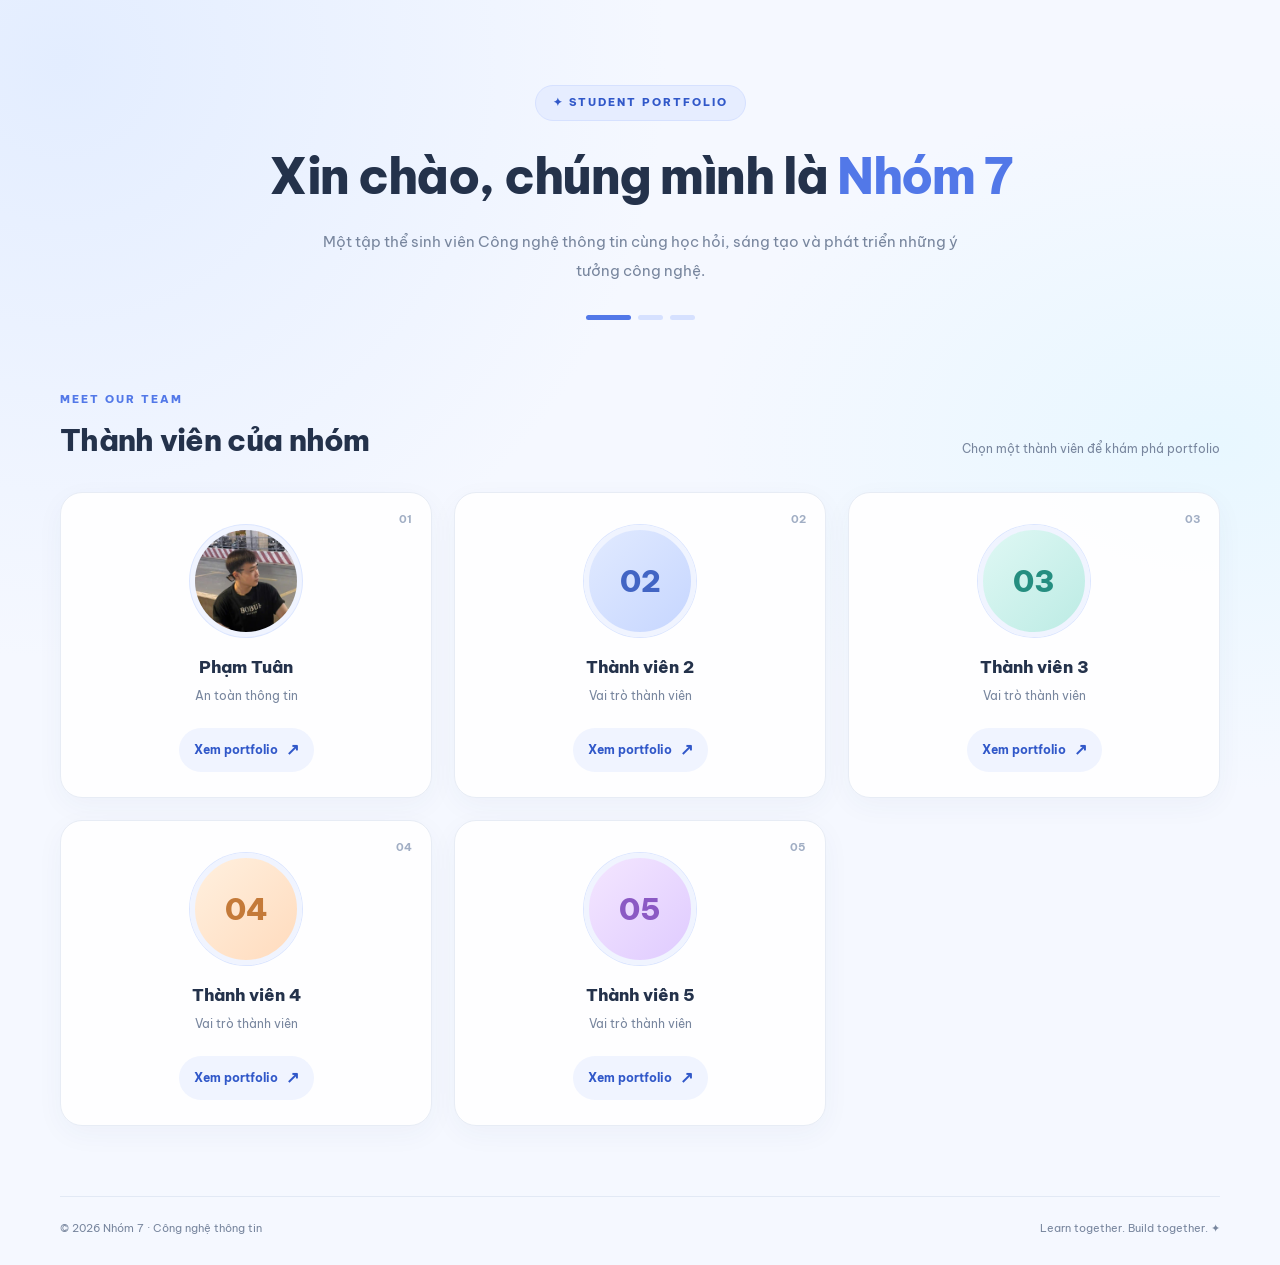
<file: index.html>
<!DOCTYPE html>
<html lang="vi">
<head>
  <meta charset="UTF-8">
  <meta name="viewport" content="width=device-width, initial-scale=1">

  <title>Nhóm 7 | Portfolio thành viên</title>
  <meta name="description"
        content="Trang giới thiệu các thành viên Nhóm 7 - Công nghệ thông tin.">
  <meta name="theme-color" content="#f5f8ff">

  <link rel="preconnect" href="https://fonts.googleapis.com">
  <link rel="preconnect" href="https://fonts.gstatic.com" crossorigin>
  <link href="https://fonts.googleapis.com/css2?family=Be+Vietnam+Pro:wght@400;500;600;700;800&display=swap"
        rel="stylesheet">

  <link rel="stylesheet" href="style.css">
</head>

<body>
  <main class="container">

    <header class="hero">
      <span class="tag">✦ STUDENT PORTFOLIO</span>

      <h1>Xin chào, chúng mình là <span>Nhóm 7</span></h1>

      <p class="intro">
        Một tập thể sinh viên Công nghệ thông tin cùng học hỏi,
        sáng tạo và phát triển những ý tưởng công nghệ.
      </p>

      <div class="hero-line">
        <span></span>
        <span></span>
        <span></span>
      </div>
    </header>

    <section class="team-section">
      <div class="section-heading">
        <div>
          <span class="eyebrow">MEET OUR TEAM</span>
          <h2>Thành viên của nhóm</h2>
        </div>

        <p>Chọn một thành viên để khám phá portfolio</p>
      </div>

      <nav class="members" aria-label="Danh sách thành viên">

        <a class="member" href="tuan/index.html">
          <div class="avatar avatar-tuan">
            <img src="tuan/avatar.jpg" alt="Ảnh Phạm Tuân">
          </div>
          <span class="member-number">01</span>
          <h3>Phạm Tuân</h3>
          <p class="role">An toàn thông tin</p>
          <span class="view-link">Xem portfolio <span>↗</span></span>
        </a>

        <a class="member" href="thanh-vien-2/index.html">
          <div class="avatar avatar-2"><span>02</span></div>
          <span class="member-number">02</span>
          <h3>Thành viên 2</h3>
          <p class="role">Vai trò thành viên</p>
          <span class="view-link">Xem portfolio <span>↗</span></span>
        </a>

        <a class="member" href="thanh-vien-3/index.html">
          <div class="avatar avatar-3"><span>03</span></div>
          <span class="member-number">03</span>
          <h3>Thành viên 3</h3>
          <p class="role">Vai trò thành viên</p>
          <span class="view-link">Xem portfolio <span>↗</span></span>
        </a>

        <a class="member" href="thanh-vien-4/index.html">
          <div class="avatar avatar-4"><span>04</span></div>
          <span class="member-number">04</span>
          <h3>Thành viên 4</h3>
          <p class="role">Vai trò thành viên</p>
          <span class="view-link">Xem portfolio <span>↗</span></span>
        </a>

        <a class="member" href="thanh-vien-5/index.html">
          <div class="avatar avatar-5"><span>05</span></div>
          <span class="member-number">05</span>
          <h3>Thành viên 5</h3>
          <p class="role">Vai trò thành viên</p>
          <span class="view-link">Xem portfolio <span>↗</span></span>
        </a>

      </nav>
    </section>

    <footer>
      <p>© 2026 Nhóm 7 · Công nghệ thông tin</p>
      <p>Learn together. Build together. ✦</p>
    </footer>

  </main>
</body>
</html>
</file>
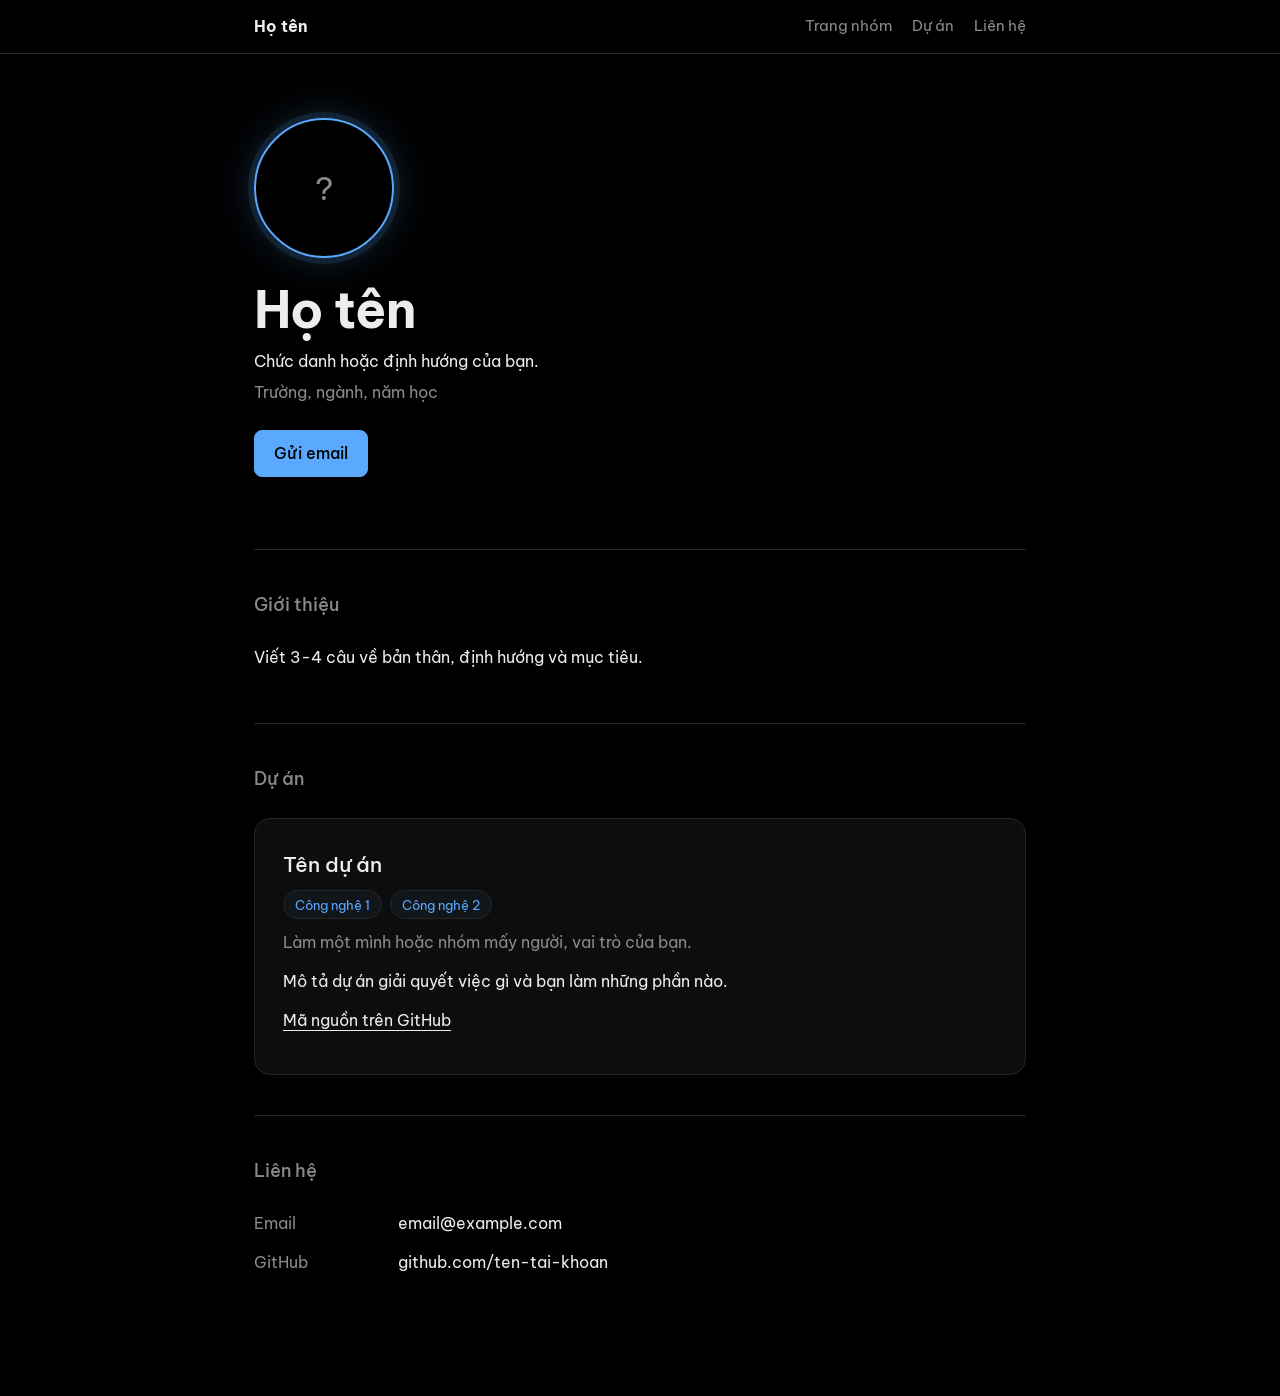
<file: thanh-vien-2/index.html>
<!DOCTYPE html>
<html lang="vi">
<head>
  <meta charset="UTF-8">
  <meta name="viewport" content="width=device-width, initial-scale=1">
  <title>Họ tên – Portfolio</title>
  <link rel="preconnect" href="https://fonts.googleapis.com">
  <link rel="preconnect" href="https://fonts.gstatic.com" crossorigin>
  <link href="https://fonts.googleapis.com/css2?family=Be+Vietnam+Pro:wght@400;500;700&display=swap" rel="stylesheet">
  <link rel="stylesheet" href="style.css">
  <style>.hero{grid-template-columns:1fr}.avatar{display:grid;place-items:center;font-size:2rem;color:var(--muted)}</style>
</head>
<body>
<nav class="nav"><div class="nav-in">
  <a href="#top" class="logo">Họ tên</a>
  <div class="links"><a href="../index.html">Trang nhóm</a><a href="#du-an">Dự án</a><a href="#lien-he">Liên hệ</a></div>
</div></nav>
<main id="top">
  <header class="hero"><div class="hero-text">
    <!-- Thay bằng: <img class="avatar" src="avatar.jpg" alt="Ảnh ..." width="140" height="140"> -->
    <div class="avatar">?</div>
    <h1>Họ tên</h1>
    <p class="lead">Chức danh hoặc định hướng của bạn.</p>
    <p class="school">Trường, ngành, năm học</p>
    <p class="actions"><a class="btn primary" href="mailto:email@example.com">Gửi email</a></p>
  </div></header>
  <section><h2>Giới thiệu</h2><p>Viết 3-4 câu về bản thân, định hướng và mục tiêu.</p></section>
  <section id="du-an"><h2>Dự án</h2>
    <article class="project"><h3>Tên dự án</h3>
      <p class="chips"><span>Công nghệ 1</span><span>Công nghệ 2</span></p>
      <p class="meta">Làm một mình hoặc nhóm mấy người, vai trò của bạn.</p>
      <p>Mô tả dự án giải quyết việc gì và bạn làm những phần nào.</p>
      <p><a href="#">Mã nguồn trên GitHub</a></p>
    </article>
  </section>
  <section id="lien-he"><h2>Liên hệ</h2>
    <dl class="rows"><dt>Email</dt><dd>email@example.com</dd><dt>GitHub</dt><dd>github.com/ten-tai-khoan</dd></dl>
  </section>
</main>
</body>
</html>
</file>
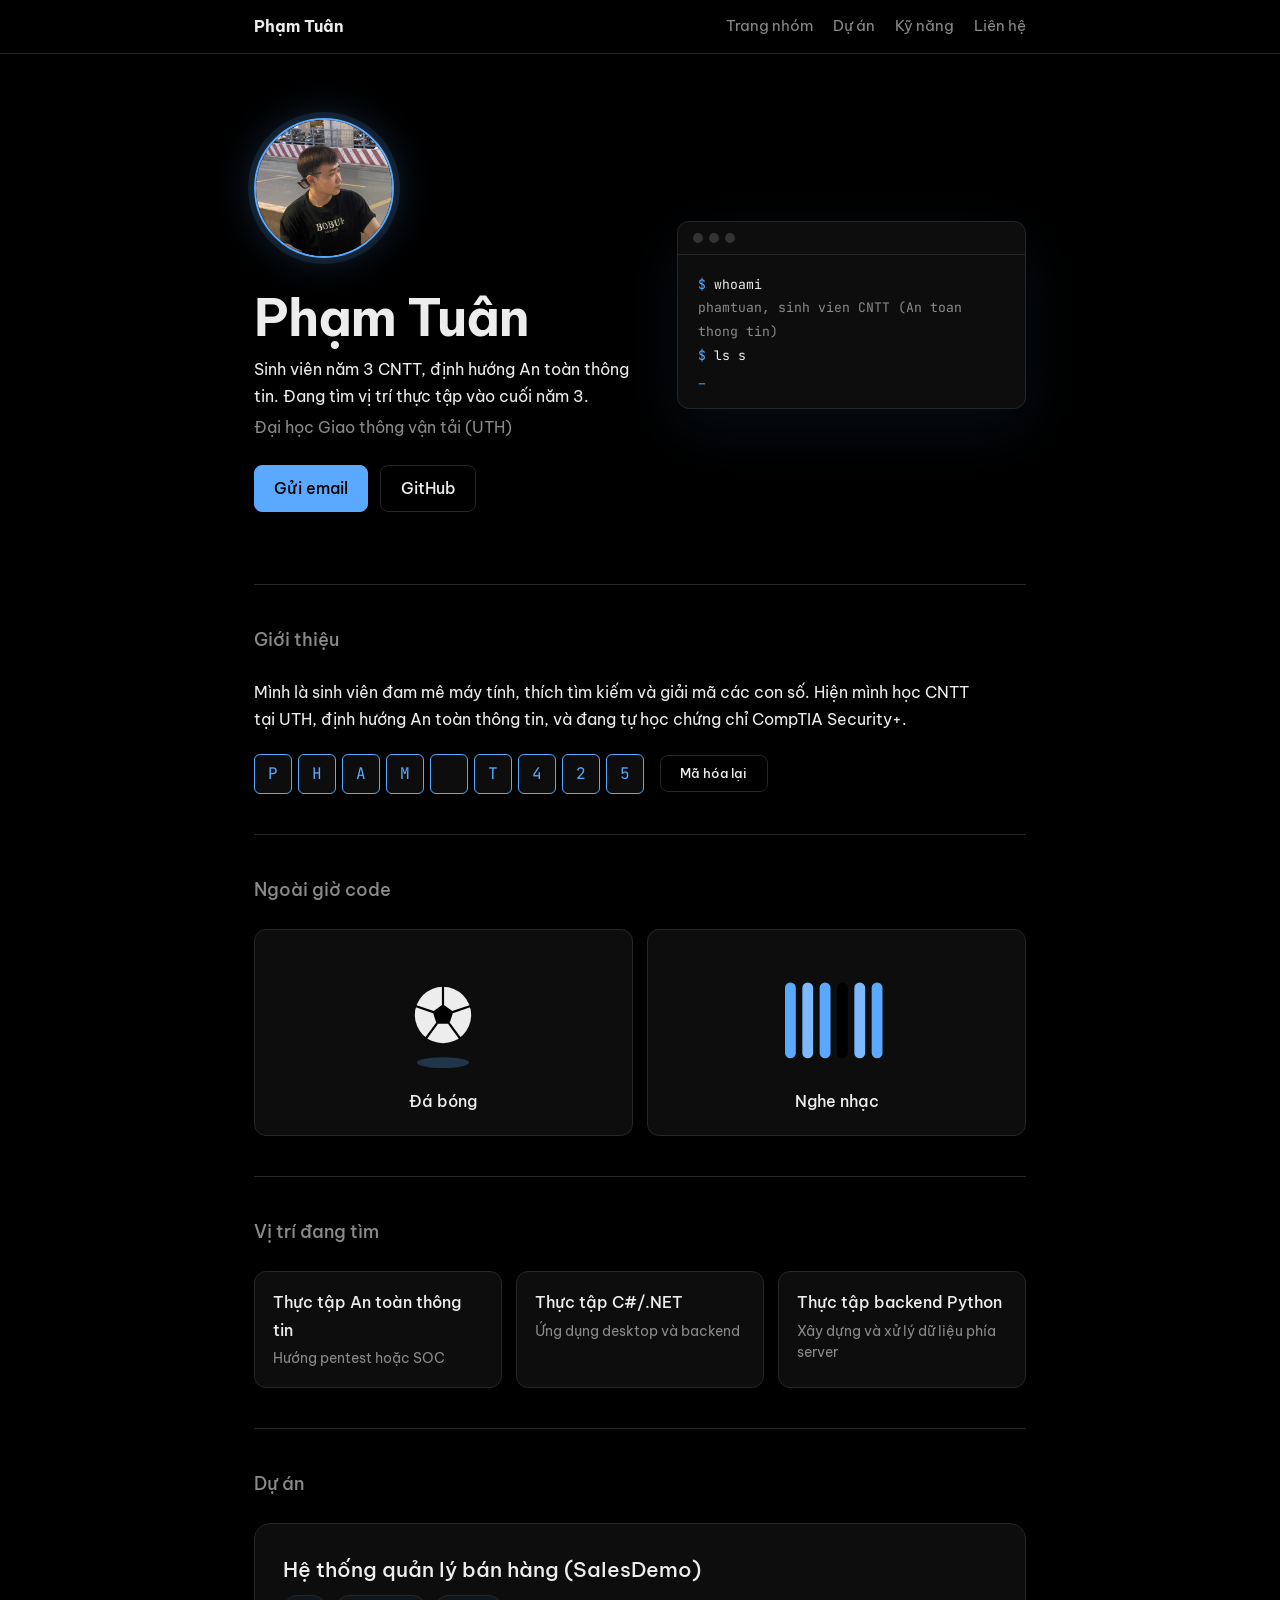
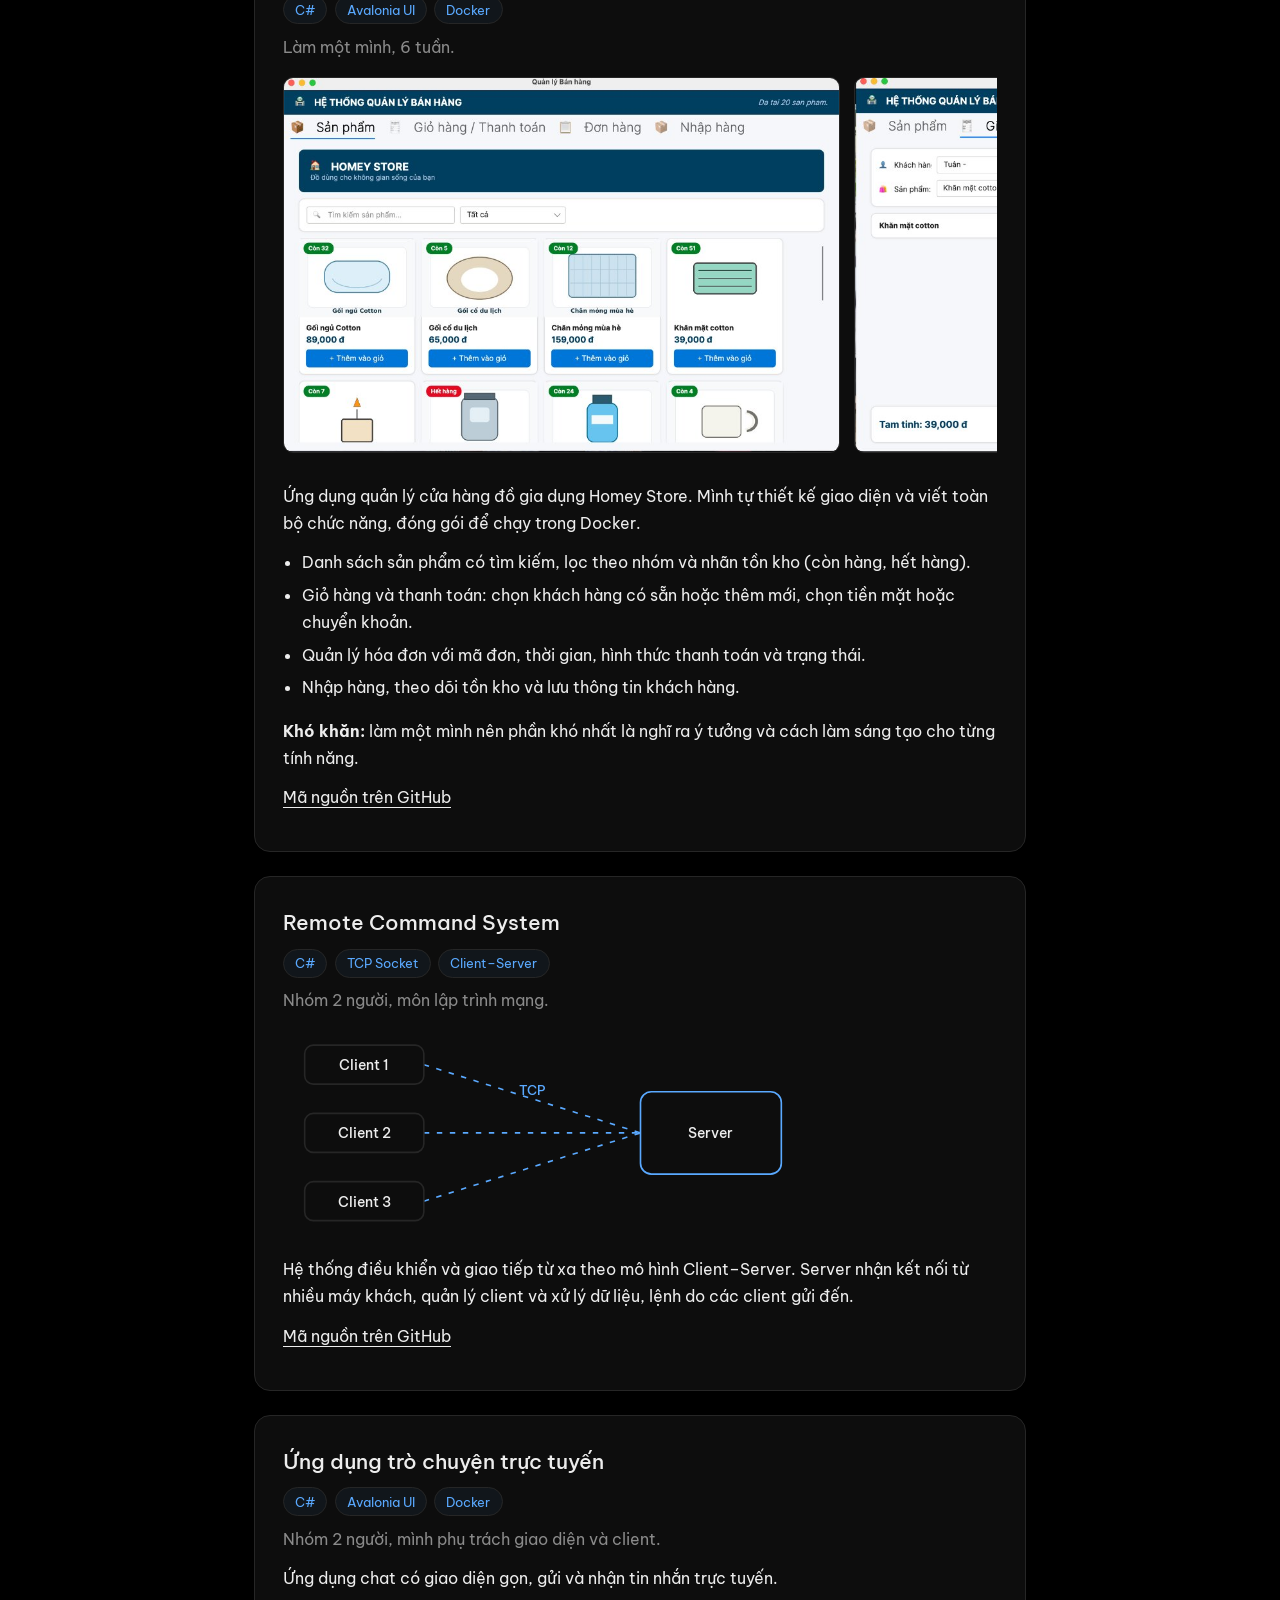
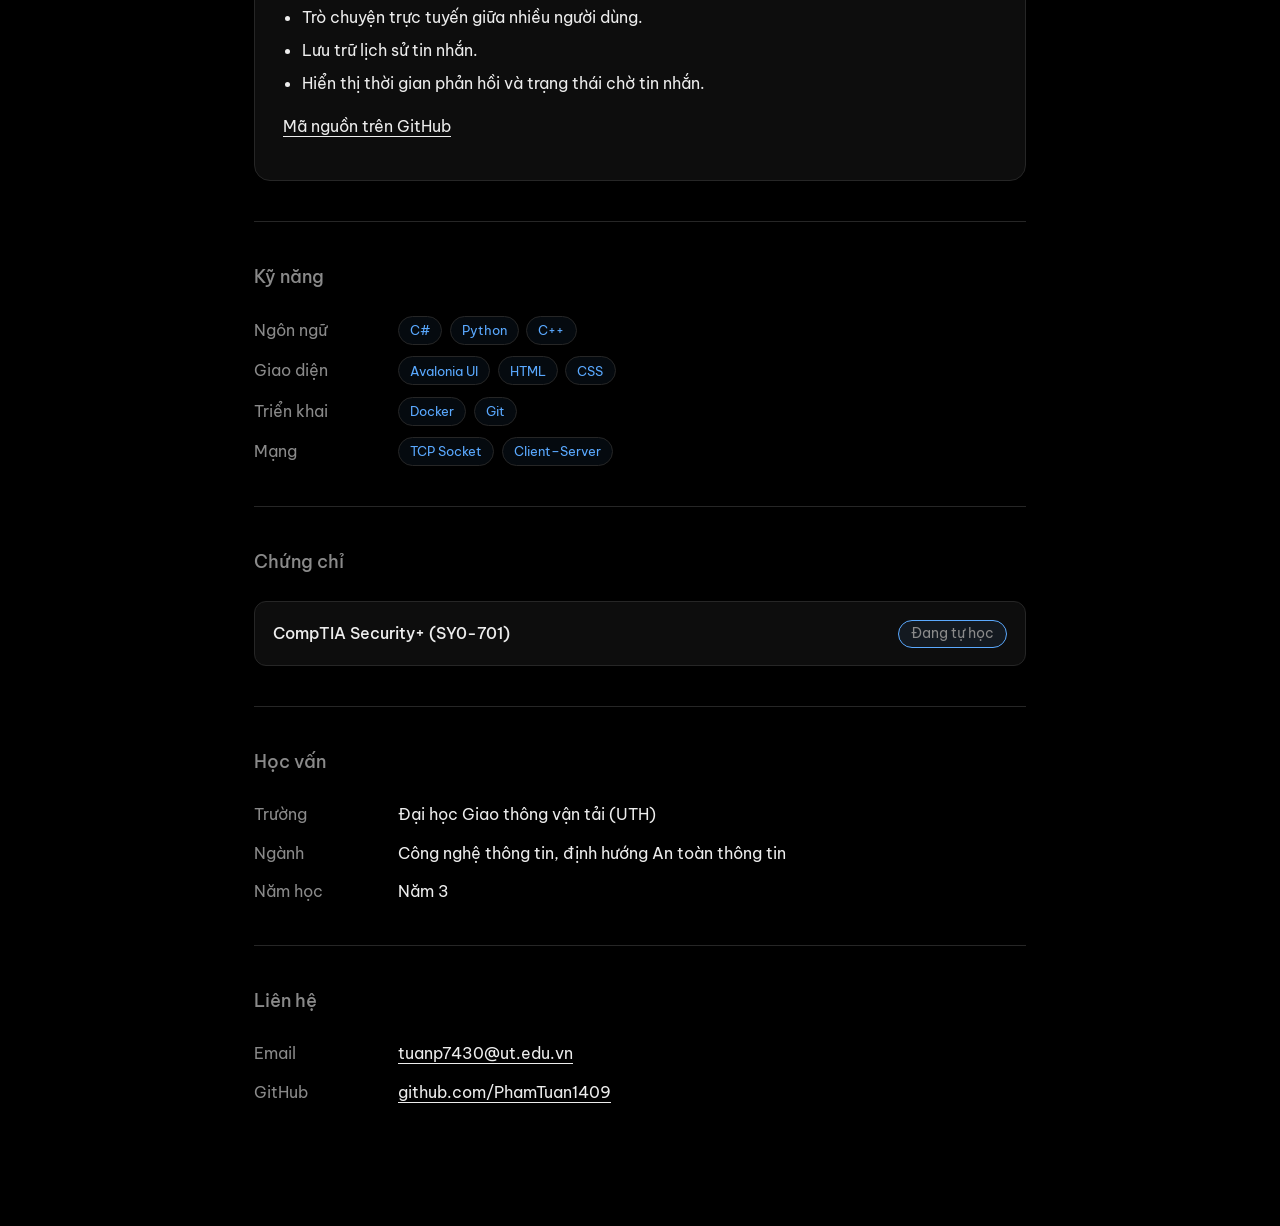
<file: tuan/index.html>
<!DOCTYPE html>
<html lang="vi">
<head>
  <meta charset="UTF-8">
  <meta name="viewport" content="width=device-width, initial-scale=1">
  <title>Phạm Tuân – Thực tập An toàn thông tin, C#/.NET, Python</title>
  <meta name="description" content="Phạm Tuân, sinh viên năm 3 CNTT định hướng An toàn thông tin, UTH. Tìm vị trí thực tập cuối năm 3.">
  <meta property="og:title" content="Phạm Tuân – Portfolio">
  <meta property="og:description" content="Sinh viên năm 3 CNTT, định hướng An toàn thông tin. Tìm vị trí thực tập cuối năm 3.">
  <meta property="og:image" content="avatar.jpg">
  <meta name="theme-color" content="#000000">
  <link rel="icon" href="data:image/svg+xml,%3Csvg xmlns='http://www.w3.org/2000/svg' viewBox='0 0 64 64'%3E%3Crect width='64' height='64' rx='12' fill='%23000'/%3E%3Ctext x='32' y='42' font-family='sans-serif' font-size='28' font-weight='700' fill='%23fff' text-anchor='middle'%3EPT%3C/text%3E%3C/svg%3E">
  <link rel="preconnect" href="https://fonts.googleapis.com">
  <link rel="preconnect" href="https://fonts.gstatic.com" crossorigin>
  <link href="https://fonts.googleapis.com/css2?family=Be+Vietnam+Pro:wght@400;500;700&family=JetBrains+Mono:wght@400;500&display=swap" rel="stylesheet">
  <link rel="stylesheet" href="style.css">
</head>
<body>
<nav class="nav">
  <div class="nav-in">
    <a href="#top" class="logo">Phạm Tuân</a>
    <div class="links">
      <a href="../index.html">Trang nhóm</a><a href="#du-an">Dự án</a><a href="#ky-nang">Kỹ năng</a><a href="#lien-he">Liên hệ</a>
    </div>
  </div>
</nav>

<main id="top">
  <header class="hero">
    <div class="hero-text">
      <img class="avatar" src="avatar.jpg" alt="Ảnh Phạm Tuân" width="140" height="140">
      <h1>Phạm Tuân</h1>
      <p class="lead">Sinh viên năm 3 CNTT, định hướng An toàn thông tin. Đang tìm vị trí thực tập vào cuối năm 3.</p>
      <p class="school">Đại học Giao thông vận tải (UTH)</p>
      <p class="actions">
        <a class="btn primary" href="mailto:tuanp7430@ut.edu.vn">Gửi email</a>
        <a class="btn" href="https://github.com/PhamTuan1409" target="_blank" rel="noopener">GitHub</a>
      </p>
    </div>
    <div class="term" aria-hidden="true">
      <div class="term-bar"><i></i><i></i><i></i></div>
      <pre><span class="dim">$</span> <span class="t" data-text="whoami"></span>
<span class="out" data-text="phamtuan, sinh vien CNTT (An toan thong tin)"></span>
<span class="dim">$</span> <span class="t2" data-text="ls skills"></span>
<span class="out2" data-text="csharp  python  cpp  avalonia  docker  tcp-socket"></span><span class="cursor">_</span></pre>
    </div>
  </header>

  <section class="reveal">
    <h2>Giới thiệu</h2>
    <p>Mình là sinh viên đam mê máy tính, thích tìm kiếm và giải mã các con số. Hiện mình học CNTT tại UTH, định hướng An toàn thông tin, và đang tự học chứng chỉ CompTIA Security+.</p>
    <div class="decoder-wrap">
      <div class="decoder" id="dec" data-codes="80 72 65 77 32 84 85 65 78" aria-label="Dãy số 80 72 65 77 32 84 85 65 78 giải mã thành PHAM TUAN"></div>
      <button class="btn" id="dec-btn" type="button">Mã hóa lại</button>
    </div>
  </section>

  <section class="reveal">
    <h2>Ngoài giờ code</h2>
    <div class="grid2">
      <div class="tile hobby">
        <svg viewBox="0 0 120 120" role="img" aria-label="Quả bóng đá nảy lên xuống">
          <ellipse class="shadow" cx="60" cy="104" rx="24" ry="5"/>
          <g class="bounce"><g class="spin">
            <circle cx="60" cy="60" r="26" class="ball"/>
            <polygon points="60,50 69.5,57.1 65.9,68.1 54.1,68.1 50.5,57.1" class="patch"/>
            <path class="seam" d="M60 50V34M69.5 57.1L84.7 52M65.9 68.1L75.3 81M54.1 68.1L44.7 81M50.5 57.1L35.3 52"/>
          </g></g>
        </svg>
        <strong>Đá bóng</strong>
      </div>
      <div class="tile hobby">
        <svg viewBox="0 0 120 120" role="img" aria-label="Thanh âm nhạc nhảy theo nhịp">
          <g class="eq">
            <rect x="12" y="30" width="10" height="70" rx="5"/><rect x="28" y="30" width="10" height="70" rx="5"/>
            <rect x="44" y="30" width="10" height="70" rx="5"/><rect x="60" y="30" width="10" height="70" rx="5"/>
            <rect x="76" y="30" width="10" height="70" rx="5"/><rect x="92" y="30" width="10" height="70" rx="5"/>
          </g>
        </svg>
        <strong>Nghe nhạc</strong>
      </div>
    </div>
  </section>

  <section class="reveal">
    <h2>Vị trí đang tìm</h2>
    <div class="grid3">
      <div class="tile"><strong>Thực tập An toàn thông tin</strong><span>Hướng pentest hoặc SOC</span></div>
      <div class="tile"><strong>Thực tập C#/.NET</strong><span>Ứng dụng desktop và backend</span></div>
      <div class="tile"><strong>Thực tập backend Python</strong><span>Xây dựng và xử lý dữ liệu phía server</span></div>
    </div>
  </section>

  <section id="du-an" class="reveal">
    <h2>Dự án</h2>

    <article class="project">
      <h3>Hệ thống quản lý bán hàng (SalesDemo)</h3>
      <p class="chips"><span>C#</span><span>Avalonia UI</span><span>Docker</span></p>
      <p class="meta">Làm một mình, 6 tuần.</p>
      <div class="shots">
        <img src="img/shop-1.jpg" alt="Màn hình danh sách sản phẩm" loading="lazy">
        <img src="img/shop-2.jpg" alt="Màn hình giỏ hàng và thanh toán" loading="lazy">
        <img src="img/shop-3.jpg" alt="Màn hình danh sách đơn hàng" loading="lazy">
      </div>
      <p>Ứng dụng quản lý cửa hàng đồ gia dụng Homey Store. Mình tự thiết kế giao diện và viết toàn bộ chức năng, đóng gói để chạy trong Docker.</p>
      <ul>
        <li>Danh sách sản phẩm có tìm kiếm, lọc theo nhóm và nhãn tồn kho (còn hàng, hết hàng).</li>
        <li>Giỏ hàng và thanh toán: chọn khách hàng có sẵn hoặc thêm mới, chọn tiền mặt hoặc chuyển khoản.</li>
        <li>Quản lý hóa đơn với mã đơn, thời gian, hình thức thanh toán và trạng thái.</li>
        <li>Nhập hàng, theo dõi tồn kho và lưu thông tin khách hàng.</li>
      </ul>
      <p><strong>Khó khăn:</strong> làm một mình nên phần khó nhất là nghĩ ra ý tưởng và cách làm sáng tạo cho từng tính năng.</p>
      <p><a href="https://github.com/PhamTuan1409/QuanLyBanHang" target="_blank" rel="noopener">Mã nguồn trên GitHub</a></p>
    </article>

    <article class="project">
      <h3>Remote Command System</h3>
      <p class="chips"><span>C#</span><span>TCP Socket</span><span>Client–Server</span></p>
      <p class="meta">Nhóm 2 người, môn lập trình mạng.</p>
      <svg class="diagram" viewBox="0 0 480 190" role="img" aria-label="Sơ đồ nhiều client kết nối tới một server qua TCP">
        <g class="flow"><path d="M130 32 L330 95"/><path d="M130 95 L330 95"/><path d="M130 158 L330 95"/></g>
        <g class="box"><rect x="20" y="14" width="110" height="36" rx="8"/><rect x="20" y="77" width="110" height="36" rx="8"/><rect x="20" y="140" width="110" height="36" rx="8"/><rect class="srv" x="330" y="57" width="130" height="76" rx="10"/></g>
        <g class="lbl"><text x="75" y="37">Client 1</text><text x="75" y="100">Client 2</text><text x="75" y="163">Client 3</text><text x="395" y="100">Server</text><text class="tcp" x="230" y="60">TCP</text></g>
      </svg>
      <p>Hệ thống điều khiển và giao tiếp từ xa theo mô hình Client–Server. Server nhận kết nối từ nhiều máy khách, quản lý client và xử lý dữ liệu, lệnh do các client gửi đến.</p>
      <p><a href="https://github.com/dungtruong282/Remote-command" target="_blank" rel="noopener">Mã nguồn trên GitHub</a></p>
    </article>

    <article class="project">
      <h3>Ứng dụng trò chuyện trực tuyến</h3>
      <p class="chips"><span>C#</span><span>Avalonia UI</span><span>Docker</span></p>
      <p class="meta">Nhóm 2 người, mình phụ trách giao diện và client.</p>
      <p>Ứng dụng chat có giao diện gọn, gửi và nhận tin nhắn trực tuyến.</p>
      <ul>
        <li>Trò chuyện trực tuyến giữa nhiều người dùng.</li>
        <li>Lưu trữ lịch sử tin nhắn.</li>
        <li>Hiển thị thời gian phản hồi và trạng thái chờ tin nhắn.</li>
      </ul>
      <p><a href="https://github.com/PhamTuan1409" target="_blank" rel="noopener">Mã nguồn trên GitHub</a></p>
    </article>
  </section>

  <section id="ky-nang" class="reveal">
    <h2>Kỹ năng</h2>
    <dl class="rows">
      <dt>Ngôn ngữ</dt><dd class="chips"><span>C#</span><span>Python</span><span>C++</span></dd>
      <dt>Giao diện</dt><dd class="chips"><span>Avalonia UI</span><span>HTML</span><span>CSS</span></dd>
      <dt>Triển khai</dt><dd class="chips"><span>Docker</span><span>Git</span></dd>
      <dt>Mạng</dt><dd class="chips"><span>TCP Socket</span><span>Client–Server</span></dd>
    </dl>
  </section>

  <section class="reveal">
    <h2>Chứng chỉ</h2>
    <div class="tile cert">
      <strong>CompTIA Security+ (SY0-701)</strong>
      <span class="tag">Đang tự học</span>
    </div>
  </section>

  <section class="reveal">
    <h2>Học vấn</h2>
    <dl class="rows">
      <dt>Trường</dt><dd>Đại học Giao thông vận tải (UTH)</dd>
      <dt>Ngành</dt><dd>Công nghệ thông tin, định hướng An toàn thông tin</dd>
      <dt>Năm học</dt><dd>Năm 3</dd>
    </dl>
  </section>

  <section id="lien-he" class="reveal">
    <h2>Liên hệ</h2>
    <dl class="rows">
      <dt>Email</dt><dd><a href="mailto:tuanp7430@ut.edu.vn">tuanp7430@ut.edu.vn</a></dd>
      <dt>GitHub</dt><dd><a href="https://github.com/PhamTuan1409" target="_blank" rel="noopener">github.com/PhamTuan1409</a></dd>
    </dl>
  </section>
</main>

<script>
(function(){
  var reduce = matchMedia('(prefers-reduced-motion: reduce)').matches;
  var order = ['t','out','t2','out2'];
  var els = order.map(function(c){return document.querySelector('.'+c)});
  function fill(){ els.forEach(function(e){ e.textContent = e.dataset.text; }); }
  if (reduce) { fill(); } else {
    var i = 0;
    (function next(){
      if (i >= els.length) return;
      var e = els[i], txt = e.dataset.text, n = 0;
      (function type(){
        e.textContent = txt.slice(0, ++n);
        if (n < txt.length) setTimeout(type, i % 2 ? 12 : 55);
        else { i++; setTimeout(next, 280); }
      })();
    })();
  }
  var io = 'IntersectionObserver' in window && !reduce
    ? new IntersectionObserver(function(es){ es.forEach(function(x){ if (x.isIntersecting){ x.target.classList.add('in'); io.unobserve(x.target); } }); }, {threshold: .12})
    : null;
  document.querySelectorAll('.reveal').forEach(function(s){ io ? io.observe(s) : s.classList.add('in'); });
})();

(function(){
  var dec=document.getElementById('dec'),btn=document.getElementById('dec-btn');
  if(!dec) return;
  var codes=dec.dataset.codes.split(' ').map(Number),reduce=matchMedia('(prefers-reduced-motion: reduce)').matches;
  var spans=codes.map(function(c){var e=document.createElement('span');e.textContent=c;dec.appendChild(e);return e});
  var text=false;
  function label(i){return text?(codes[i]===32?'\u00a0':String.fromCharCode(codes[i])):codes[i]}
  function run(){
    text=!text;
    btn.textContent=text?'Mã hóa lại':'Giải mã';
    spans.forEach(function(e,i){
      e.classList.toggle('on',text);
      if(reduce){e.textContent=label(i);return}
      var f=0,n=8+i*3,t=setInterval(function(){
        if(++f>=n){e.textContent=label(i);clearInterval(t)}else e.textContent=Math.floor(Math.random()*10);
      },45);
    });
  }
  btn.addEventListener('click',run);
  btn.textContent='Giải mã';
  if('IntersectionObserver' in window){
    var o=new IntersectionObserver(function(es){if(es[0].isIntersecting){o.disconnect();setTimeout(run,500)}},{threshold:.6});
    o.observe(dec);
  }
})();
</script>
</body>
</html>
</file>
<file: style.css>
* {
  margin: 0;
  padding: 0;
  box-sizing: border-box;
}

:root {
  --primary: #5278e8;
  --primary-dark: #3158c9;
  --text: #24324b;
  --muted: #78869e;
  --background: #f5f8ff;
  --white: #ffffff;
}

body {
  font-family: "Be Vietnam Pro", sans-serif;
  color: var(--text);
  background:
    radial-gradient(ellipse at 5% 5%, #e3edff 0, transparent 35%),
    radial-gradient(ellipse at 95% 35%, #e8f7ff 0, transparent 30%),
    var(--background);
  min-height: 100vh;
  line-height: 1.6;
}

a {
  color: inherit;
  text-decoration: none;
}

.container {
  width: min(1160px, calc(100% - 40px));
  margin: 0 auto;
}

.hero {
  text-align: center;
  padding: 85px 20px 65px;
}

.tag {
  display: inline-block;
  color: var(--primary-dark);
  background: #e6edff;
  border: 1px solid #d6e1ff;
  padding: 8px 17px;
  border-radius: 50px;
  font-size: 11px;
  font-weight: 800;
  letter-spacing: 2px;
  margin-bottom: 24px;
}

.hero h1 {
  font-size: clamp(30px, 5vw, 49px);
  line-height: 1.3;
  letter-spacing: -1.5px;
  font-weight: 800;
  margin-bottom: 20px;
}

.hero h1 span {
  color: var(--primary);
  display: inline-block;
}

.intro {
  max-width: 650px;
  margin: 0 auto;
  color: var(--muted);
  font-size: 15px;
  line-height: 1.9;
}

.hero-line {
  display: flex;
  justify-content: center;
  gap: 7px;
  margin-top: 30px;
}

.hero-line span {
  width: 25px;
  height: 5px;
  border-radius: 10px;
  background: #d6e1ff;
}

.hero-line span:first-child {
  width: 45px;
  background: var(--primary);
}

.team-section {
  padding-bottom: 70px;
}

.section-heading {
  display: flex;
  justify-content: space-between;
  align-items: end;
  gap: 20px;
  margin-bottom: 28px;
}

.eyebrow {
  color: var(--primary);
  font-size: 11px;
  font-weight: 800;
  letter-spacing: 2px;
}

.section-heading h2 {
  font-size: clamp(23px, 3vw, 30px);
  font-weight: 800;
  letter-spacing: -0.7px;
  margin-top: 5px;
}

.section-heading > p {
  color: var(--muted);
  font-size: 12px;
  padding-bottom: 6px;
}

/* ===== THẺ THÀNH VIÊN ===== */
.members {
  display: grid;
  grid-template-columns: repeat(3, minmax(0, 1fr));
  gap: 22px;
}

.member {
  position: relative;
  display: flex;
  flex-direction: column;
  align-items: center;
  text-align: center;
  min-width: 0;
  padding: 32px 20px 25px;
  background: rgba(255, 255, 255, 0.92);
  border: 1px solid #e7ecf5;
  border-radius: 22px;
  box-shadow: 0 8px 28px rgba(43, 66, 115, 0.045);
  overflow: hidden;
  transition:
    transform 0.3s ease,
    box-shadow 0.3s ease,
    border-color 0.3s ease;
}

.member::before {
  content: "";
  position: absolute;
  top: 0;
  left: 0;
  width: 100%;
  height: 4px;
  background: linear-gradient(90deg, #6a8cff, #8bd9ed);
  transform: scaleX(0);
  transform-origin: left;
  transition: transform 0.3s ease;
}

.member:hover {
  transform: translateY(-7px);
  border-color: #cfdbff;
  box-shadow: 0 18px 40px rgba(43, 75, 145, 0.12);
}

.member:hover::before {
  transform: scaleX(1);
}

.member:focus-visible {
  outline: 3px solid #8ca8ff;
  outline-offset: 4px;
}

.avatar {
  width: 112px;
  height: 112px;
  flex-shrink: 0;
  display: flex;
  align-items: center;
  justify-content: center;
  overflow: hidden;
  border-radius: 50%;
  margin-bottom: 17px;
  border: 5px solid #f0f4ff;
  box-shadow: 0 0 0 1px #dce6ff;
  transition: transform 0.3s ease;
}

.member:hover .avatar {
  transform: scale(1.05);
}

.avatar img {
  width: 100%;
  height: 100%;
  object-fit: cover;
  object-position: center;
  display: block;
}

.avatar span {
  font-size: 30px;
  font-weight: 800;
}

.avatar-tuan {
  background: #e8efff;
}

.avatar-2 {
  background: linear-gradient(135deg, #e1eaff, #c6d6ff);
  color: #4265c4;
}

.avatar-3 {
  background: linear-gradient(135deg, #dff8f4, #bcebe4);
  color: #258e80;
}

.avatar-4 {
  background: linear-gradient(135deg, #fff0df, #ffdbbd);
  color: #c47a39;
}

.avatar-5 {
  background: linear-gradient(135deg, #f4e6ff, #dfcbff);
  color: #8b59c4;
}

.member-number {
  position: absolute;
  top: 18px;
  right: 19px;
  color: #a1aec4;
  font-size: 11px;
  font-weight: 700;
}

.member h3 {
  font-size: 17px;
  font-weight: 800;
  margin-bottom: 5px;
}

.role {
  color: var(--muted);
  font-size: 12px;
  margin-bottom: 23px;
}

.view-link {
  display: inline-flex;
  align-items: center;
  gap: 8px;
  padding: 9px 15px;
  border-radius: 50px;
  background: #f0f4ff;
  color: var(--primary-dark);
  font-size: 12px;
  font-weight: 700;
  transition:
    background 0.25s ease,
    color 0.25s ease;
}

.view-link span {
  font-size: 16px;
  transition: transform 0.25s ease;
}

.member:hover .view-link {
  background: var(--primary);
  color: white;
}

.member:hover .view-link span {
  transform: translate(2px, -2px);
}

/* ===== CHÂN TRANG ===== */
footer {
  display: flex;
  justify-content: space-between;
  align-items: center;
  flex-wrap: wrap;
  gap: 10px;
  padding: 23px 0 28px;
  border-top: 1px solid #e2e9f5;
  color: var(--muted);
  font-size: 11px;
}

/* ===== TABLET ===== */
@media (max-width: 850px) {
  .hero {
    padding-top: 65px;
  }

  .members {
    grid-template-columns: repeat(2, minmax(0, 1fr));
    gap: 16px;
  }

  .section-heading {
    align-items: start;
    flex-direction: column;
    gap: 8px;
  }
}

@media (max-width: 480px) {
  .container {
    width: calc(100% - 28px);
  }

  .hero {
    padding: 52px 5px 45px;
  }

  .hero h1 {
    letter-spacing: -0.8px;
  }

  .intro {
    font-size: 13px;
  }

  .members {
    grid-template-columns: 1fr;
    gap: 15px;
  }

  .member {
    padding: 28px 18px 23px;
  }

  .avatar {
    width: 100px;
    height: 100px;
  }

  footer {
    flex-direction: column;
    text-align: center;
  }
}

@media (prefers-reduced-motion: reduce) {
  *,
  *::before,
  *::after {
    scroll-behavior: auto !important;
    transition-duration: 0.01ms !important;
    animation-duration: 0.01ms !important;
  }
}
</file>
<file: thanh-vien-2/style.css>
:root{--bg:#000;--text:#ededed;--muted:#8a8a8a;--line:#262626;--panel:#0d0d0d;--accent:#5aa9ff;--font:"Be Vietnam Pro",system-ui,-apple-system,"Segoe UI",Roboto,sans-serif;--mono:"JetBrains Mono",ui-monospace,Menlo,Consolas,monospace}
*{box-sizing:border-box}
html{background:var(--bg);scroll-behavior:smooth;scroll-padding-top:4.5rem}
body{margin:0;color:var(--text);font-family:var(--font);line-height:1.7}
main{max-width:820px;margin:0 auto;padding:0 1.5rem 5rem}
a{color:var(--text);text-underline-offset:4px;transition:color .2s}
a:hover{color:var(--accent)}
a:focus-visible{outline:2px solid var(--accent);outline-offset:4px}

.nav{position:sticky;top:0;z-index:10;background:rgba(0,0,0,.7);backdrop-filter:blur(10px);-webkit-backdrop-filter:blur(10px);border-bottom:1px solid var(--line)}
.nav-in{max-width:820px;margin:0 auto;padding:.8rem 1.5rem;display:flex;justify-content:space-between;align-items:center}
.logo{font-weight:700;text-decoration:none}
.links{display:flex;gap:1.25rem}
.links a{color:var(--muted);text-decoration:none;font-size:.95rem}
.links a:hover{color:var(--text)}

.hero{display:grid;grid-template-columns:1.1fr 1fr;gap:2.5rem;align-items:center;padding:4rem 0 4.5rem}
.avatar{width:140px;height:140px;border-radius:50%;object-fit:cover;border:2px solid var(--accent);box-shadow:0 0 0 6px rgba(90,169,255,.12),0 0 40px rgba(90,169,255,.25);margin-bottom:1.5rem}
h1{margin:0 0 .6rem;font-size:clamp(2.2rem,6vw,3.2rem);font-weight:700;line-height:1.1;letter-spacing:-.02em}
.lead{margin:0 0 .25rem}
.school{margin:0;color:var(--muted)}
.actions{display:flex;gap:.75rem;margin:1.5rem 0 0}
.btn{display:inline-block;padding:.55rem 1.2rem;border:1px solid var(--line);border-radius:8px;text-decoration:none;font-weight:500;transition:transform .2s,border-color .2s,background .2s,color .2s}
.btn:hover{transform:translateY(-2px);border-color:var(--accent);color:var(--text)}
.btn.primary{background:var(--accent);border-color:var(--accent);color:#000}
.btn.primary:hover{background:#8bc2ff;border-color:#8bc2ff;color:#000}

.term{background:var(--panel);border:1px solid var(--line);border-radius:12px;overflow:hidden;box-shadow:0 20px 60px rgba(90,169,255,.08)}
.term-bar{display:flex;gap:6px;padding:.7rem .9rem;border-bottom:1px solid var(--line)}
.term-bar i{width:10px;height:10px;border-radius:50%;background:#333}
.term pre{margin:0;padding:1.1rem 1.2rem;min-height:9.5rem;font-family:var(--mono);font-size:.82rem;line-height:1.8;white-space:pre-wrap;word-break:break-word}
.dim{color:var(--accent)}
.out,.out2{color:var(--muted)}
.cursor{color:var(--accent);animation:blink 1s steps(1) infinite}
@keyframes blink{50%{opacity:0}}

section{padding:2.5rem 0;border-top:1px solid var(--line)}
.reveal{opacity:0;transform:translateY(14px);transition:opacity .7s ease,transform .7s ease}
.reveal.in{opacity:1;transform:none}
h2{margin:0 0 1.5rem;font-size:1.1rem;font-weight:500;color:var(--muted)}
h3{margin:0 0 .5rem;font-size:1.3rem;font-weight:500}
p{margin:0 0 .75rem;max-width:66ch}
ul{margin:0 0 1rem;padding-left:1.2rem;max-width:66ch}
li{margin-bottom:.35rem}
.meta{color:var(--muted)}

.grid3{display:grid;grid-template-columns:repeat(3,1fr);gap:.9rem}
.tile{padding:1.1rem;border:1px solid var(--line);border-radius:12px;background:var(--panel);transition:transform .25s,border-color .25s}
.tile:hover{transform:translateY(-4px);border-color:var(--accent)}
.tile strong{display:block;font-weight:500;margin-bottom:.25rem}
.tile span{color:var(--muted);font-size:.9rem;line-height:1.5;display:block}

.project{padding:1.75rem;border:1px solid var(--line);border-radius:16px;background:var(--panel);transition:border-color .3s}
.project:hover{border-color:#3a3a3a}
.project+.project{margin-top:1.5rem}
.chips{display:flex;flex-wrap:wrap;gap:.45rem;margin:0 0 .6rem}
.chips span{padding:.15rem .7rem;border:1px solid var(--line);border-radius:999px;font-size:.82rem;color:var(--accent);background:rgba(90,169,255,.06)}

.shots{display:flex;gap:.9rem;overflow-x:auto;scroll-snap-type:x mandatory;margin:1rem 0 1.25rem;padding-bottom:.6rem;scrollbar-width:thin;scrollbar-color:#333 transparent}
.shots img{flex:0 0 78%;width:78%;height:auto;scroll-snap-align:start;border:1px solid var(--line);border-radius:10px;transition:transform .4s ease,border-color .3s}
.shots img:hover{transform:scale(1.02);border-color:var(--accent)}

.diagram{display:block;width:100%;max-width:520px;height:auto;margin:1rem 0 1.25rem;color:var(--muted)}
.diagram .box rect{fill:none;stroke:var(--line);stroke-width:1.5}
.diagram .box .srv{stroke:var(--accent)}
.diagram .flow path{fill:none;stroke:var(--accent);stroke-width:1.5;stroke-dasharray:5 7;animation:dash 1.4s linear infinite}
.diagram text{fill:var(--text);font:500 13px var(--font);text-anchor:middle}
.diagram .tcp{fill:var(--accent);font-size:12px}
@keyframes dash{to{stroke-dashoffset:-24}}

.rows{display:grid;grid-template-columns:8rem 1fr;gap:.7rem 1rem;margin:0;align-items:center}
.rows dt{color:var(--muted)}
.rows dd{margin:0}
.rows .chips{margin:0}

@media(max-width:720px){
  .hero{grid-template-columns:1fr;padding:2.5rem 0 3rem}
  .grid3{grid-template-columns:1fr}
  .shots img{flex-basis:90%;width:90%}
  .project{padding:1.25rem}
  .rows{grid-template-columns:1fr;gap:.2rem}
  .rows dd{margin-bottom:.8rem}
}
@media(prefers-reduced-motion:reduce){
  html{scroll-behavior:auto}
  *,*::before,*::after{animation:none!important;transition:none!important}
  .reveal{opacity:1;transform:none}
}
</file>
<file: tuan/style.css>
:root{--bg:#000;--text:#ededed;--muted:#8a8a8a;--line:#262626;--panel:#0d0d0d;--accent:#5aa9ff;--font:"Be Vietnam Pro",system-ui,-apple-system,"Segoe UI",Roboto,sans-serif;--mono:"JetBrains Mono",ui-monospace,Menlo,Consolas,monospace}
*{box-sizing:border-box}
html{background:var(--bg);scroll-behavior:smooth;scroll-padding-top:4.5rem}
body{margin:0;color:var(--text);font-family:var(--font);line-height:1.7}
main{max-width:820px;margin:0 auto;padding:0 1.5rem 5rem}
a{color:var(--text);text-underline-offset:4px;transition:color .2s}
a:hover{color:var(--accent)}
a:focus-visible{outline:2px solid var(--accent);outline-offset:4px}

.nav{position:sticky;top:0;z-index:10;background:rgba(0,0,0,.7);backdrop-filter:blur(10px);-webkit-backdrop-filter:blur(10px);border-bottom:1px solid var(--line)}
.nav-in{max-width:820px;margin:0 auto;padding:.8rem 1.5rem;display:flex;justify-content:space-between;align-items:center}
.logo{font-weight:700;text-decoration:none}
.links{display:flex;gap:1.25rem}
.links a{color:var(--muted);text-decoration:none;font-size:.95rem}
.links a:hover{color:var(--text)}

.hero{display:grid;grid-template-columns:1.1fr 1fr;gap:2.5rem;align-items:center;padding:4rem 0 4.5rem}
.avatar{width:140px;height:140px;border-radius:50%;object-fit:cover;border:2px solid var(--accent);box-shadow:0 0 0 6px rgba(90,169,255,.12),0 0 40px rgba(90,169,255,.25);margin-bottom:1.5rem}
h1{margin:0 0 .6rem;font-size:clamp(2.2rem,6vw,3.2rem);font-weight:700;line-height:1.1;letter-spacing:-.02em}
.lead{margin:0 0 .25rem}
.school{margin:0;color:var(--muted)}
.actions{display:flex;gap:.75rem;margin:1.5rem 0 0}
.btn{display:inline-block;padding:.55rem 1.2rem;border:1px solid var(--line);border-radius:8px;text-decoration:none;font-weight:500;transition:transform .2s,border-color .2s,background .2s,color .2s}
.btn:hover{transform:translateY(-2px);border-color:var(--accent);color:var(--text)}
.btn.primary{background:var(--accent);border-color:var(--accent);color:#000}
.btn.primary:hover{background:#8bc2ff;border-color:#8bc2ff;color:#000}

.term{background:var(--panel);border:1px solid var(--line);border-radius:12px;overflow:hidden;box-shadow:0 20px 60px rgba(90,169,255,.08)}
.term-bar{display:flex;gap:6px;padding:.7rem .9rem;border-bottom:1px solid var(--line)}
.term-bar i{width:10px;height:10px;border-radius:50%;background:#333}
.term pre{margin:0;padding:1.1rem 1.2rem;min-height:9.5rem;font-family:var(--mono);font-size:.82rem;line-height:1.8;white-space:pre-wrap;word-break:break-word}
.dim{color:var(--accent)}
.out,.out2{color:var(--muted)}
.cursor{color:var(--accent);animation:blink 1s steps(1) infinite}
@keyframes blink{50%{opacity:0}}

section{padding:2.5rem 0;border-top:1px solid var(--line)}
.reveal{opacity:0;transform:translateY(14px);transition:opacity .7s ease,transform .7s ease}
.reveal.in{opacity:1;transform:none}
h2{margin:0 0 1.5rem;font-size:1.1rem;font-weight:500;color:var(--muted)}
h3{margin:0 0 .5rem;font-size:1.3rem;font-weight:500}
p{margin:0 0 .75rem;max-width:66ch}
ul{margin:0 0 1rem;padding-left:1.2rem;max-width:66ch}
li{margin-bottom:.35rem}
.meta{color:var(--muted)}

.grid3{display:grid;grid-template-columns:repeat(3,1fr);gap:.9rem}
.tile{padding:1.1rem;border:1px solid var(--line);border-radius:12px;background:var(--panel);transition:transform .25s,border-color .25s}
.tile:hover{transform:translateY(-4px);border-color:var(--accent)}
.tile strong{display:block;font-weight:500;margin-bottom:.25rem}
.tile span{color:var(--muted);font-size:.9rem;line-height:1.5;display:block}

.project{padding:1.75rem;border:1px solid var(--line);border-radius:16px;background:var(--panel);transition:border-color .3s}
.project:hover{border-color:#3a3a3a}
.project+.project{margin-top:1.5rem}
.chips{display:flex;flex-wrap:wrap;gap:.45rem;margin:0 0 .6rem}
.chips span{padding:.15rem .7rem;border:1px solid var(--line);border-radius:999px;font-size:.82rem;color:var(--accent);background:rgba(90,169,255,.06)}

.shots{display:flex;gap:.9rem;overflow-x:auto;scroll-snap-type:x mandatory;margin:1rem 0 1.25rem;padding-bottom:.6rem;scrollbar-width:thin;scrollbar-color:#333 transparent}
.shots img{flex:0 0 78%;width:78%;height:auto;scroll-snap-align:start;border:1px solid var(--line);border-radius:10px;transition:transform .4s ease,border-color .3s}
.shots img:hover{transform:scale(1.02);border-color:var(--accent)}

.diagram{display:block;width:100%;max-width:520px;height:auto;margin:1rem 0 1.25rem;color:var(--muted)}
.diagram .box rect{fill:none;stroke:var(--line);stroke-width:1.5}
.diagram .box .srv{stroke:var(--accent)}
.diagram .flow path{fill:none;stroke:var(--accent);stroke-width:1.5;stroke-dasharray:5 7;animation:dash 1.4s linear infinite}
.diagram text{fill:var(--text);font:500 13px var(--font);text-anchor:middle}
.diagram .tcp{fill:var(--accent);font-size:12px}
@keyframes dash{to{stroke-dashoffset:-24}}

.rows{display:grid;grid-template-columns:8rem 1fr;gap:.7rem 1rem;margin:0;align-items:center}
.rows dt{color:var(--muted)}
.rows dd{margin:0}
.rows .chips{margin:0}

@media(max-width:720px){
  .hero{grid-template-columns:1fr;padding:2.5rem 0 3rem}
  .grid3{grid-template-columns:1fr}
  .shots img{flex-basis:90%;width:90%}
  .project{padding:1.25rem}
  .rows{grid-template-columns:1fr;gap:.2rem}
  .rows dd{margin-bottom:.8rem}
}
@media(prefers-reduced-motion:reduce){
  html{scroll-behavior:auto}
  *,*::before,*::after{animation:none!important;transition:none!important}
  .reveal{opacity:1;transform:none}
}

/* Giải mã số */
.decoder-wrap{display:flex;align-items:center;gap:1rem;flex-wrap:wrap;margin-top:1.25rem}
.decoder{display:flex;flex-wrap:wrap;gap:.35rem;font-family:var(--mono)}
.decoder span{min-width:2.4rem;padding:.35rem .5rem;text-align:center;border:1px solid var(--line);border-radius:6px;background:var(--panel);color:var(--muted);transition:color .3s,border-color .3s}
.decoder span.on{color:var(--accent);border-color:var(--accent)}
.decoder-wrap .btn{font-family:var(--font);cursor:pointer;color:var(--text);background:transparent}

/* Sở thích */
.grid2{display:grid;grid-template-columns:repeat(2,1fr);gap:.9rem}
.hobby{display:flex;flex-direction:column;align-items:center;padding:1.25rem}
.hobby svg{width:130px;height:130px;margin-bottom:.5rem}
.hobby strong{margin:0}
.ball{fill:#ededed}
.patch{fill:#000}
.seam{fill:none;stroke:#000;stroke-width:2;stroke-linecap:round}
.shadow{fill:rgba(90,169,255,.25);transform-box:fill-box;transform-origin:center;animation:shadow 1.1s infinite}
.bounce{animation:bounce 1.1s infinite}
.spin{transform-box:fill-box;transform-origin:center;animation:spin 2.2s linear infinite}
@keyframes bounce{0%,100%{transform:translateY(-34px);animation-timing-function:cubic-bezier(.5,0,1,.6)}50%{transform:translateY(14px);animation-timing-function:cubic-bezier(0,.4,.5,1)}}
@keyframes shadow{0%,100%{transform:scale(.55);opacity:.5}50%{transform:scale(1.1);opacity:1}}
@keyframes spin{to{transform:rotate(360deg)}}
.eq rect{fill:var(--accent);transform-box:fill-box;transform-origin:50% 100%;animation:eq 1s ease-in-out infinite alternate}
.eq rect:nth-child(2){fill:#7db9ff;animation-duration:.7s;animation-delay:-.3s}
.eq rect:nth-child(3){animation-duration:1.2s;animation-delay:-.6s}
.eq rect:nth-child(4){fill:var(--accent2);animation-duration:.8s;animation-delay:-.1s}
.eq rect:nth-child(5){fill:#7db9ff;animation-duration:1.1s;animation-delay:-.5s}
.eq rect:nth-child(6){animation-duration:.9s;animation-delay:-.2s}
@keyframes eq{from{transform:scaleY(.15)}to{transform:scaleY(1)}}

/* Chứng chỉ */
.cert{display:flex;align-items:center;justify-content:space-between;gap:1rem;flex-wrap:wrap}
.cert strong{margin:0}
.tag{padding:.15rem .75rem;border-radius:999px;font-size:.82rem;color:var(--accent);border:1px solid var(--accent);background:rgba(90,169,255,.08);animation:pulse 2.4s ease-in-out infinite}
@keyframes pulse{50%{box-shadow:0 0 14px rgba(90,169,255,.35)}}
.avatar{animation:glow 4s ease-in-out infinite}
@keyframes glow{50%{box-shadow:0 0 0 8px rgba(90,169,255,.16),0 0 56px rgba(90,169,255,.4)}}
@media(max-width:720px){.grid2{grid-template-columns:1fr 1fr}.hobby svg{width:100px;height:100px}}
@media(max-width:520px){.logo{display:none}.nav-in{justify-content:center}.links{gap:1.1rem}.links a{font-size:.9rem;white-space:nowrap}}
</file>
